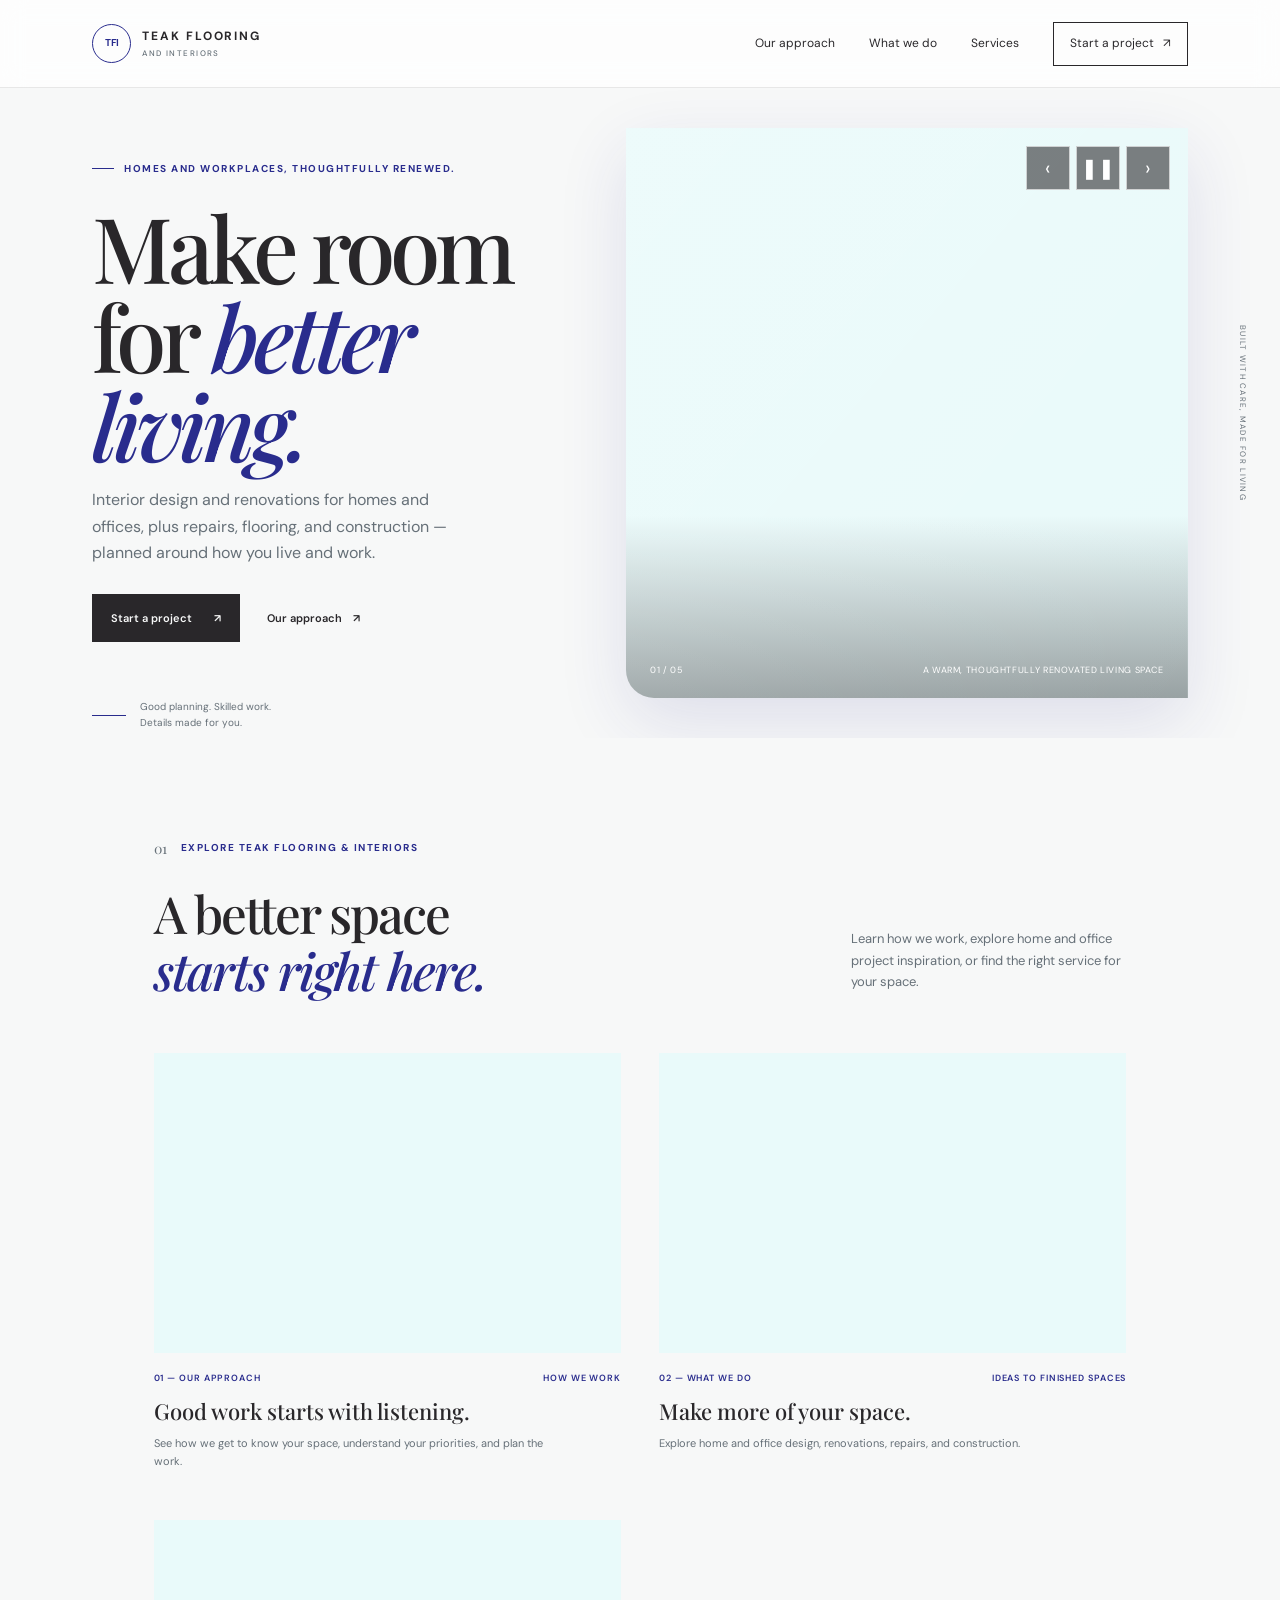
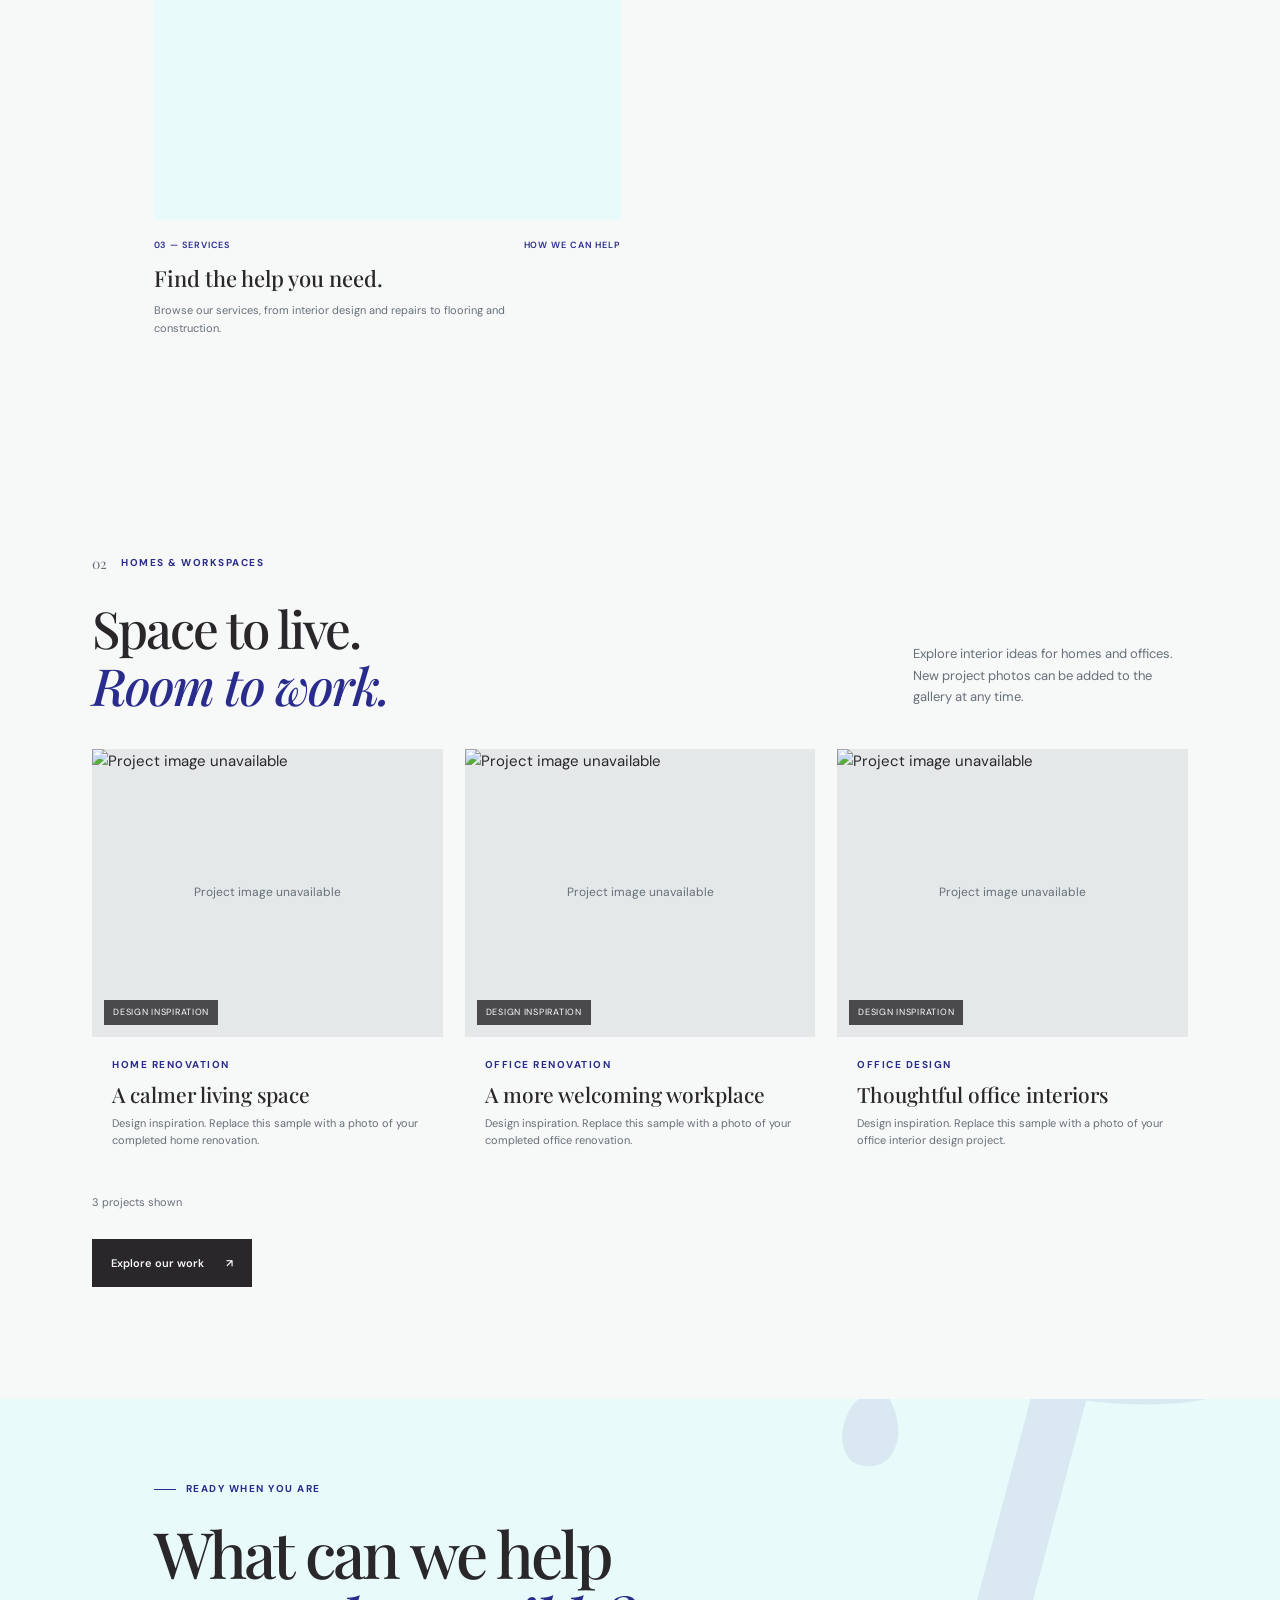
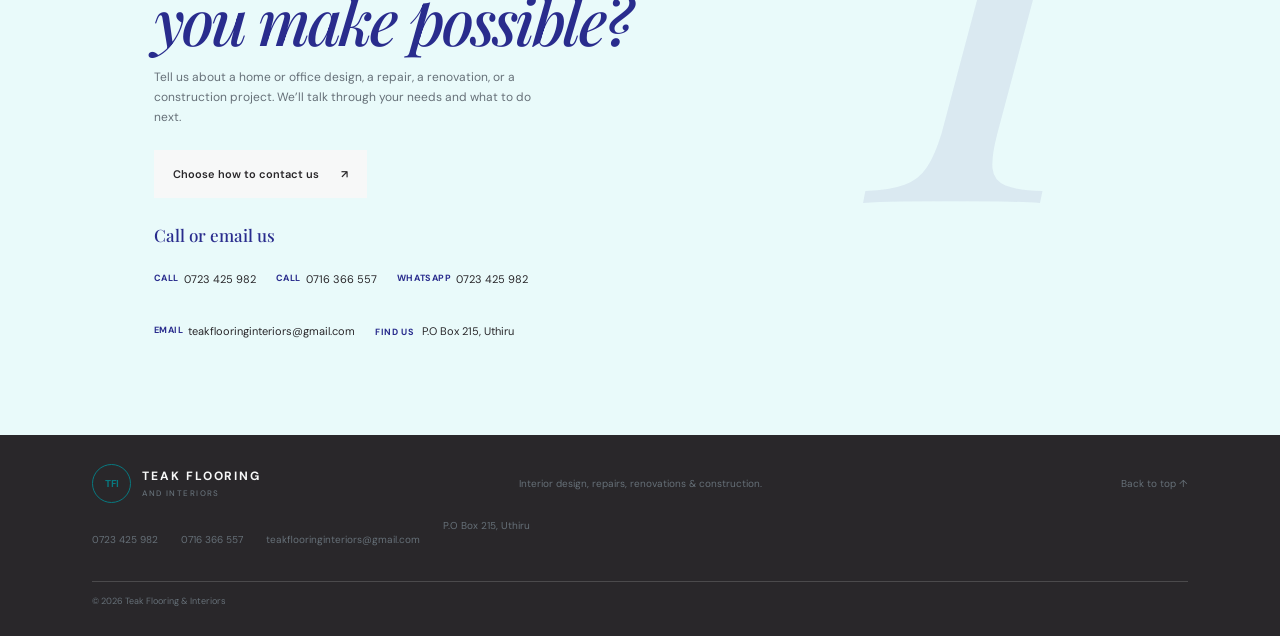
<file: index.html>
<!DOCTYPE html>
<html lang="en">
<head>
    <meta charset="UTF-8">
    <meta name="viewport" content="width=device-width, initial-scale=1.0">
    <meta name="description" content="Teak Flooring & Interiors designs and renovates homes and offices, and provides flooring, repairs, and general construction in Uthiru and surrounding areas.">
    <meta name="theme-color" content="#f7f8f8">
    <title>Teak Flooring &amp; Interiors | Design, Repairs &amp; Construction</title>
    <link rel="canonical" href="https://fr23370.github.io/teak-flooring-interiors/">
    <meta property="og:type" content="website">
    <meta property="og:title" content="Teak Flooring &amp; Interiors | Design, Repairs &amp; Construction">
    <meta property="og:description" content="Interior design, repairs, renovations, flooring, and construction for homes and offices.">
    <meta property="og:url" content="https://fr23370.github.io/teak-flooring-interiors/">
    <script type="application/ld+json">
    {
        "@context": "https://schema.org",
        "@type": "HomeAndConstructionBusiness",
        "name": "Teak Flooring & Interiors",
        "url": "https://fr23370.github.io/teak-flooring-interiors/",
        "telephone": ["+254723425982", "+254716366557"],
        "email": "teakflooringinteriors@gmail.com",
        "address": {
            "@type": "PostalAddress",
            "addressLocality": "Uthiru",
            "addressCountry": "KE"
        }
    }
    </script>
    <link rel="preconnect" href="https://fonts.googleapis.com">
    <link rel="preconnect" href="https://fonts.gstatic.com" crossorigin>
    <link href="https://fonts.googleapis.com/css2?family=DM+Sans:wght@400;500;600;700&family=Playfair+Display:wght@500;600;700&display=swap" rel="stylesheet">
    <link rel="stylesheet" href="style.css">
</head>
<body>
    <a class="skip-link" href="#main">Skip to content</a>
    <header class="site-header">
        <a class="brand" href="index.html#home" aria-label="Teak Flooring and Interiors home">
            <span class="brand-mark" aria-hidden="true">TFI</span>
            <span class="brand-name">TEAK FLOORING <span>AND INTERIORS</span></span>
        </a>
        <nav class="main-nav" aria-label="Main navigation">
            <a href="our-approach.html">Our approach</a>
            <a href="what-we-do.html">What we do</a>
            <a href="services.html">Services</a>
            <a class="nav-cta" href="#contact-options">Start a project <span aria-hidden="true">↗</span></a>
        </nav>
    </header>

    <main id="main">
        <section class="hero" id="home">
            <div class="hero-copy reveal-on-scroll">
                <p class="eyebrow"><span></span> Homes and workplaces, thoughtfully renewed.</p>
                <h1>Make room<br>for <em>better living.</em></h1>
                <p class="hero-intro">Interior design and renovations for homes and offices, plus repairs, flooring, and construction — planned around how you live and work.</p>
                <div class="hero-actions">
                    <a class="button button-dark" href="#contact-options">Start a project <span aria-hidden="true">↗</span></a>
                    <a class="text-link" href="our-approach.html">Our approach <span aria-hidden="true">↗</span></a>
                </div>
                <div class="hero-note">
                    <span class="note-line" aria-hidden="true"></span>
                    <p>Good planning. Skilled work.<br>Details made for you.</p>
                </div>
            </div>
            <div class="hero-image" id="heroVisual" role="group" aria-label="A warm, thoughtfully renovated living space">
                <div class="hero-controls" role="group" aria-label="Slideshow controls">
                    <button class="hero-control" type="button" data-slide-previous aria-label="Previous slide" title="Previous slide">&lsaquo;</button>
                    <button class="hero-control" type="button" data-slide-toggle aria-label="Pause slideshow" title="Pause slideshow" aria-pressed="false">&#10074;&#10074;</button>
                    <button class="hero-control" type="button" data-slide-next aria-label="Next slide" title="Next slide">&rsaquo;</button>
                </div>
                <div class="image-caption">
                    <span id="slideIndex">01 / 05</span>
                    <span id="slideTitle">A warm, thoughtfully renovated living space</span>
                </div>
            </div>
            <div class="hero-side-label" aria-hidden="true">BUILT WITH CARE, MADE FOR LIVING</div>
        </section>

        <section class="collections section-wrap home-links" aria-labelledby="explore-heading">
            <div class="section-heading reveal-on-scroll">
                <div>
                    <div class="intro-kicker"><span class="section-number">01</span><span class="eyebrow">Explore Teak Flooring &amp; Interiors</span></div>
                    <h2 id="explore-heading">A better space<br><em>starts right here.</em></h2>
                </div>
                <p>Learn how we work, explore home and office project inspiration, or find the right service for your space.</p>
            </div>
            <div class="collection-grid">
                <a class="collection-card reveal-on-scroll home-link-card" href="our-approach.html">
                    <div class="collection-photo photo-natural" role="img" aria-label="A warm, thoughtfully finished living room"></div>
                    <div class="card-meta"><span>01 — Our approach</span><span>How we work</span></div>
                    <h3>Good work starts with listening.</h3>
                    <p>See how we get to know your space, understand your priorities, and plan the work.</p>
                </a>
                <a class="collection-card reveal-on-scroll home-link-card" href="what-we-do.html">
                    <div class="collection-photo photo-light" role="img" aria-label="A bright, refreshed interior"></div>
                    <div class="card-meta"><span>02 — What we do</span><span>Ideas to finished spaces</span></div>
                    <h3>Make more of your space.</h3>
                    <p>Explore home and office design, renovations, repairs, and construction.</p>
                </a>
                <a class="collection-card reveal-on-scroll home-link-card" href="services.html">
                    <div class="collection-photo photo-build" role="img" aria-label="A modern home with warm natural finishes"></div>
                    <div class="card-meta"><span>03 — Services</span><span>How we can help</span></div>
                    <h3>Find the help you need.</h3>
                    <p>Browse our services, from interior design and repairs to flooring and construction.</p>
                </a>
            </div>
        </section>

        <section class="project-gallery-section" data-project-gallery data-limit="3" aria-labelledby="home-project-heading">
            <div class="section-wrap">
                <div class="section-heading reveal-on-scroll">
                    <div>
                        <div class="intro-kicker"><span class="section-number">02</span><span class="eyebrow">Homes &amp; workspaces</span></div>
                        <h2 id="home-project-heading">Space to live.<br><em>Room to work.</em></h2>
                    </div>
                    <p>Explore interior ideas for homes and offices. New project photos can be added to the gallery at any time.</p>
                </div>
                <div class="project-grid" data-project-grid></div>
                <p class="gallery-status" data-gallery-status role="status">Loading project gallery…</p>
                <a class="button button-dark gallery-more" href="what-we-do.html">Explore our work <span aria-hidden="true">↗</span></a>
            </div>
        </section>

        <section class="contact" id="contact">
            <div class="contact-content">
                <p class="eyebrow"><span></span> Ready when you are</p>
                <h2>What can we help<br><em>you make possible?</em></h2>
                <p>Tell us about a home or office design, a repair, a renovation, or a construction project. We’ll talk through your needs and what to do next.</p>
                <a class="button button-light" href="#contact-options">Choose how to contact us <span aria-hidden="true">↗</span></a>
                <div class="contact-details" id="contact-options" aria-label="Contact options" tabindex="-1">
                    <h3 class="contact-options-heading">Call or email us</h3>
                    <a href="tel:+254723425982"><span>Call</span> 0723 425 982</a>
                    <a href="tel:+254716366557"><span>Call</span> 0716 366 557</a>
                    <a href="https://wa.me/254723425982"><span>WhatsApp</span> 0723 425 982</a>
                    <a href="mailto:teakflooringinteriors@gmail.com"><span>Email</span> teakflooringinteriors@gmail.com</a>
                    <p><span>Find us</span> P.O Box 215, Uthiru</p>
                </div>
            </div>
            <div class="contact-mark" aria-hidden="true">T</div>
        </section>
    </main>

    <footer class="site-footer">
        <a class="brand footer-brand" href="index.html#home">
            <span class="brand-mark" aria-hidden="true">TFI</span>
            <span class="brand-name">TEAK FLOORING <span>AND INTERIORS</span></span>
        </a>
        <p>Interior design, repairs, renovations &amp; construction.</p>
        <a class="back-to-top" href="#home">Back to top ↑</a>
        <div class="footer-contact">
            <a href="tel:+254723425982">0723 425 982</a>
            <a href="tel:+254716366557">0716 366 557</a>
            <a href="mailto:teakflooringinteriors@gmail.com">teakflooringinteriors@gmail.com</a>
            <span>P.O Box 215, Uthiru</span>
        </div>
        <span class="copyright">&copy; 2026 Teak Flooring &amp; Interiors</span>
    </footer>
    <script src="script.js" defer></script>
</body>
</html>
</file>
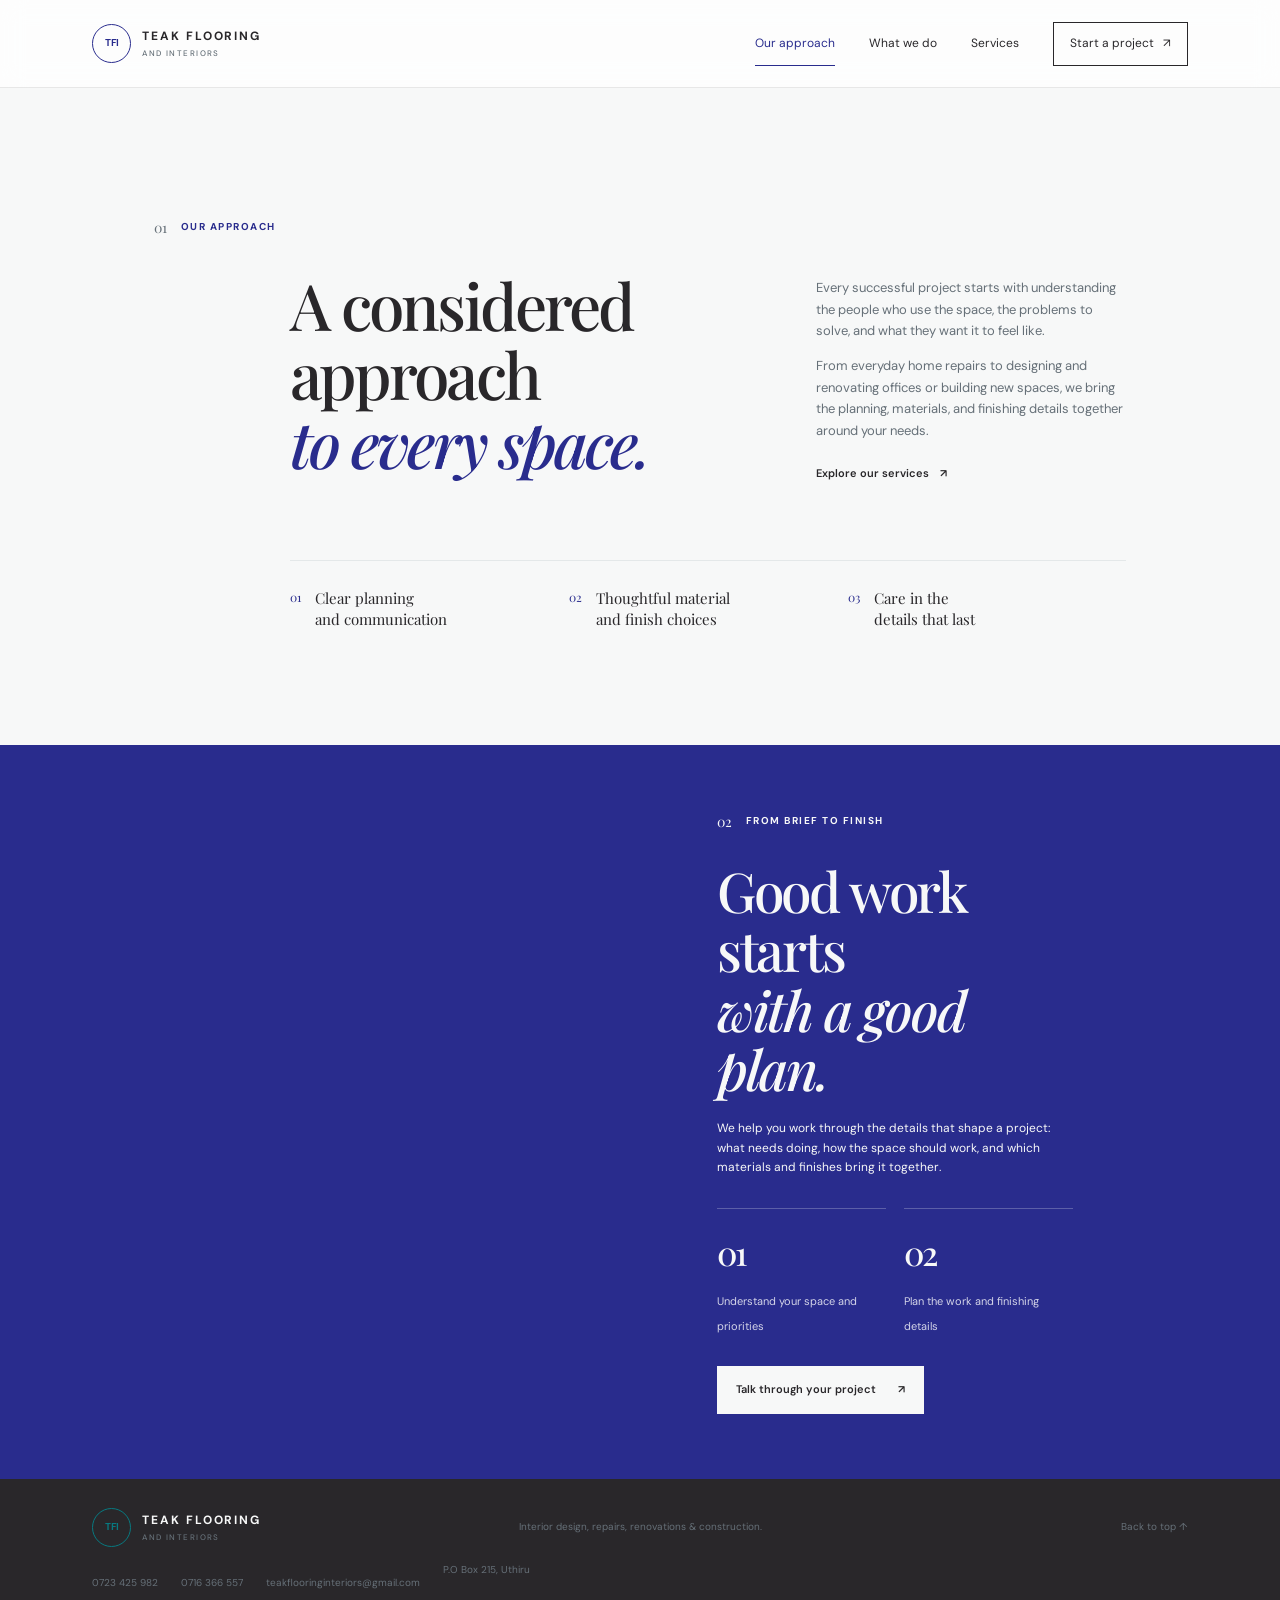
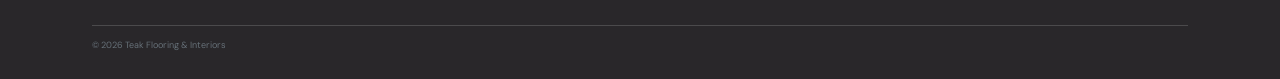
<file: our-approach.html>
<!DOCTYPE html>
<html lang="en">
<head>
    <meta charset="UTF-8">
    <meta name="viewport" content="width=device-width, initial-scale=1.0">
    <meta name="description" content="Learn about the thoughtful, clear, and detail-focused approach Teak Flooring & Interiors brings to home and office design, renovation, and construction projects.">
    <meta name="theme-color" content="#f7f8f8">
    <title>Our Approach | Teak Flooring &amp; Interiors</title>
    <link rel="canonical" href="https://fr23370.github.io/teak-flooring-interiors/our-approach.html">
    <meta property="og:type" content="website">
    <meta property="og:title" content="Our Approach | Teak Flooring &amp; Interiors">
    <meta property="og:description" content="Learn how Teak Flooring &amp; Interiors plans and delivers home and office design, renovation, and construction projects.">
    <meta property="og:url" content="https://fr23370.github.io/teak-flooring-interiors/our-approach.html">
    <link rel="preconnect" href="https://fonts.googleapis.com">
    <link rel="preconnect" href="https://fonts.gstatic.com" crossorigin>
    <link href="https://fonts.googleapis.com/css2?family=DM+Sans:wght@400;500;600;700&family=Playfair+Display:wght@500;600;700&display=swap" rel="stylesheet">
    <link rel="stylesheet" href="style.css">
</head>
<body>
    <a class="skip-link" href="#main">Skip to content</a>
    <header class="site-header">
        <a class="brand" href="index.html#home" aria-label="Teak Flooring and Interiors home">
            <span class="brand-mark" aria-hidden="true">TFI</span>
            <span class="brand-name">TEAK FLOORING <span>AND INTERIORS</span></span>
        </a>
        <nav class="main-nav" aria-label="Main navigation">
            <a href="our-approach.html" aria-current="page">Our approach</a>
            <a href="what-we-do.html">What we do</a>
            <a href="services.html">Services</a>
            <a class="nav-cta" href="index.html#contact-options">Start a project <span aria-hidden="true">↗</span></a>
        </nav>
    </header>

    <main id="main">
        <section class="intro section-wrap page-section">
            <div class="intro-kicker reveal-on-scroll"><span class="section-number">01</span><span class="eyebrow">Our approach</span></div>
            <div class="intro-content">
                <h1 class="page-title reveal-on-scroll">A considered approach<br><em>to every space.</em></h1>
                <div class="intro-description reveal-on-scroll">
                    <p>Every successful project starts with understanding the people who use the space, the problems to solve, and what they want it to feel like.</p>
                    <p>From everyday home repairs to designing and renovating offices or building new spaces, we bring the planning, materials, and finishing details together around your needs.</p>
                    <a class="text-link" href="services.html">Explore our services <span aria-hidden="true">↗</span></a>
                </div>
            </div>
            <div class="values-row">
                <div class="stat-item reveal-on-scroll"><span>01</span><p>Clear planning<br>and communication</p></div>
                <div class="stat-item reveal-on-scroll"><span>02</span><p>Thoughtful material<br>and finish choices</p></div>
                <div class="stat-item reveal-on-scroll"><span>03</span><p>Care in the<br>details that last</p></div>
            </div>
        </section>

        <section class="feature">
            <div class="feature-image reveal-on-scroll" role="img" aria-label="A carefully finished interior renovation"></div>
            <div class="feature-copy reveal-on-scroll">
                <div class="intro-kicker"><span class="section-number">02</span><span class="eyebrow">From brief to finish</span></div>
                <h2>Good work starts<br><em>with a good plan.</em></h2>
                <p>We help you work through the details that shape a project: what needs doing, how the space should work, and which materials and finishes bring it together.</p>
                <div class="feature-stats">
                    <div><strong>01</strong><span>Understand your space and priorities</span></div>
                    <div><strong>02</strong><span>Plan the work and finishing details</span></div>
                </div>
                <a class="button button-light" href="index.html#contact-options">Talk through your project <span aria-hidden="true">↗</span></a>
            </div>
        </section>
    </main>

    <footer class="site-footer">
        <a class="brand footer-brand" href="index.html#home">
            <span class="brand-mark" aria-hidden="true">TFI</span>
            <span class="brand-name">TEAK FLOORING <span>AND INTERIORS</span></span>
        </a>
        <p>Interior design, repairs, renovations &amp; construction.</p>
        <a class="back-to-top" href="#main">Back to top ↑</a>
        <div class="footer-contact">
            <a href="tel:+254723425982">0723 425 982</a>
            <a href="tel:+254716366557">0716 366 557</a>
            <a href="mailto:teakflooringinteriors@gmail.com">teakflooringinteriors@gmail.com</a>
            <span>P.O Box 215, Uthiru</span>
        </div>
        <span class="copyright">&copy; 2026 Teak Flooring &amp; Interiors</span>
    </footer>
    <script src="script.js" defer></script>
</body>
</html>
</file>
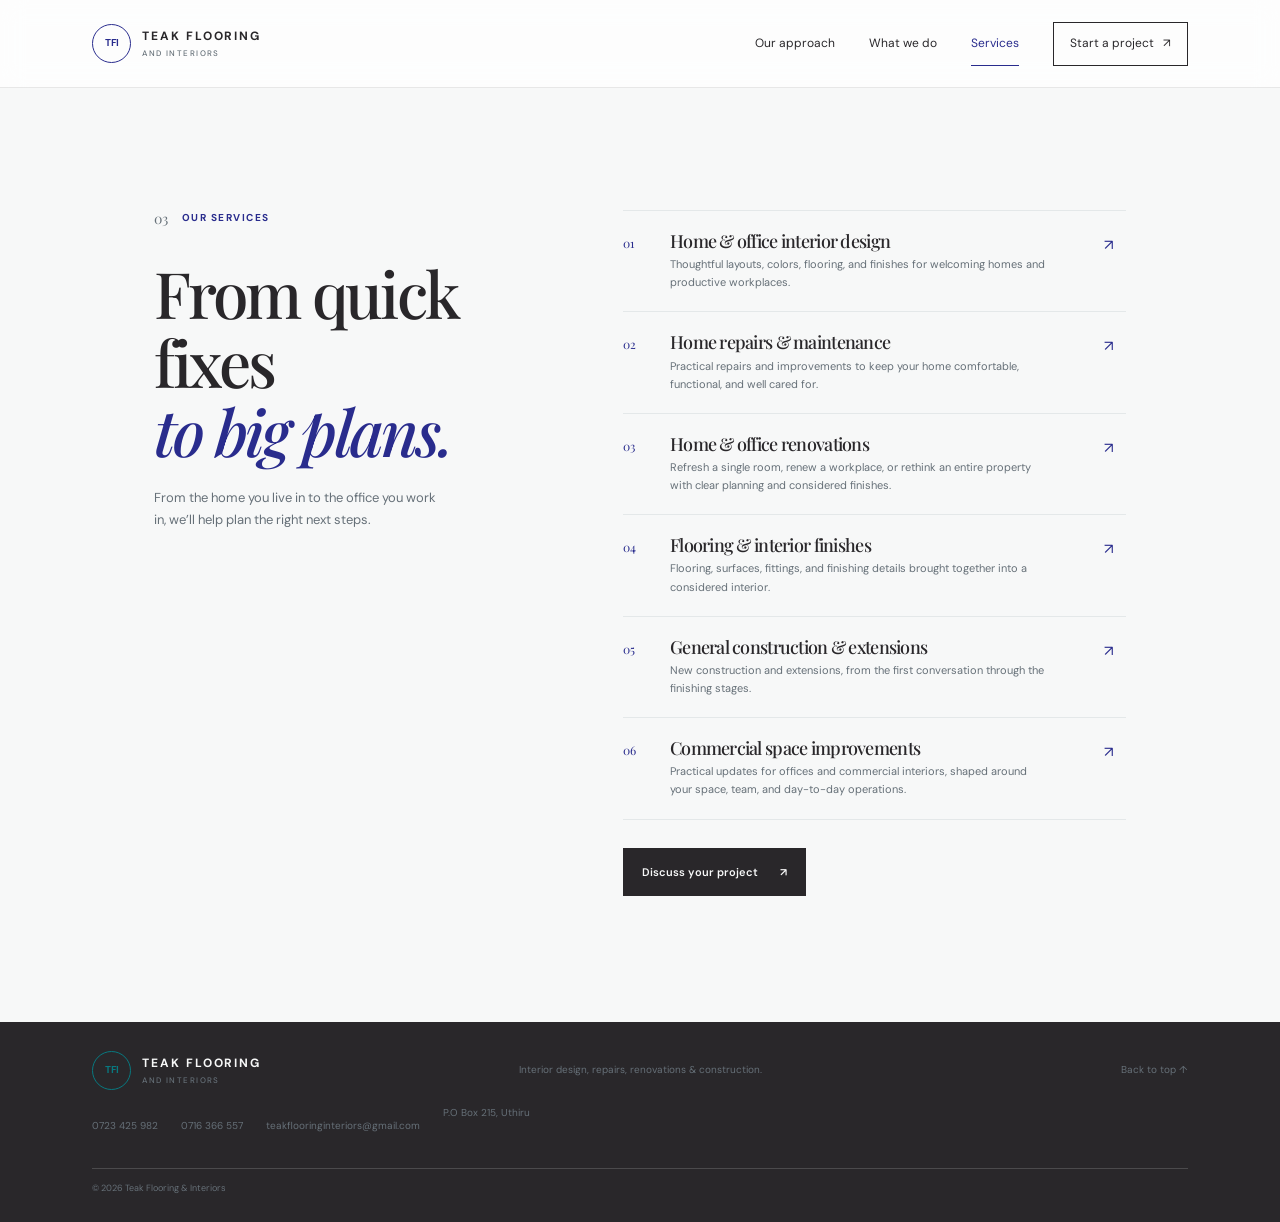
<file: services.html>
<!DOCTYPE html>
<html lang="en">
<head>
    <meta charset="UTF-8">
    <meta name="viewport" content="width=device-width, initial-scale=1.0">
    <meta name="description" content="Teak Flooring & Interiors provides home and office design and renovations, repairs, flooring, and general construction in Uthiru and surrounding areas.">
    <meta name="theme-color" content="#f7f8f8">
    <title>Services | Teak Flooring &amp; Interiors</title>
    <link rel="canonical" href="https://fr23370.github.io/teak-flooring-interiors/services.html">
    <meta property="og:type" content="website">
    <meta property="og:title" content="Services | Teak Flooring &amp; Interiors">
    <meta property="og:description" content="Teak Flooring &amp; Interiors provides home and office design, renovations, repairs, flooring, and construction in Uthiru and surrounding areas.">
    <meta property="og:url" content="https://fr23370.github.io/teak-flooring-interiors/services.html">
    <link rel="preconnect" href="https://fonts.googleapis.com">
    <link rel="preconnect" href="https://fonts.gstatic.com" crossorigin>
    <link href="https://fonts.googleapis.com/css2?family=DM+Sans:wght@400;500;600;700&family=Playfair+Display:wght@500;600;700&display=swap" rel="stylesheet">
    <link rel="stylesheet" href="style.css">
</head>
<body>
    <a class="skip-link" href="#main">Skip to content</a>
    <header class="site-header">
        <a class="brand" href="index.html#home" aria-label="Teak Flooring and Interiors home">
            <span class="brand-mark" aria-hidden="true">TFI</span>
            <span class="brand-name">TEAK FLOORING <span>AND INTERIORS</span></span>
        </a>
        <nav class="main-nav" aria-label="Main navigation">
            <a href="our-approach.html">Our approach</a>
            <a href="what-we-do.html">What we do</a>
            <a href="services.html" aria-current="page">Services</a>
            <a class="nav-cta" href="index.html#contact-options">Start a project <span aria-hidden="true">↗</span></a>
        </nav>
    </header>

    <main id="main">
        <section class="services section-wrap page-section">
            <div class="services-heading">
                <div class="intro-kicker"><span class="section-number">03</span><span class="eyebrow">Our services</span></div>
                <h1 class="page-title">From quick fixes<br><em>to big plans.</em></h1>
                <p class="services-intro">From the home you live in to the office you work in, we’ll help plan the right next steps.</p>
            </div>
            <div class="service-list">
                <article class="service-item">
                    <span class="service-index">01</span>
                    <div><h2>Home &amp; office interior design</h2><p>Thoughtful layouts, colors, flooring, and finishes for welcoming homes and productive workplaces.</p></div>
                    <span class="service-arrow" aria-hidden="true">↗</span>
                </article>
                <article class="service-item">
                    <span class="service-index">02</span>
                    <div><h2>Home repairs &amp; maintenance</h2><p>Practical repairs and improvements to keep your home comfortable, functional, and well cared for.</p></div>
                    <span class="service-arrow" aria-hidden="true">↗</span>
                </article>
                <article class="service-item">
                    <span class="service-index">03</span>
                    <div><h2>Home &amp; office renovations</h2><p>Refresh a single room, renew a workplace, or rethink an entire property with clear planning and considered finishes.</p></div>
                    <span class="service-arrow" aria-hidden="true">↗</span>
                </article>
                <article class="service-item">
                    <span class="service-index">04</span>
                    <div><h2>Flooring &amp; interior finishes</h2><p>Flooring, surfaces, fittings, and finishing details brought together into a considered interior.</p></div>
                    <span class="service-arrow" aria-hidden="true">↗</span>
                </article>
                <article class="service-item">
                    <span class="service-index">05</span>
                    <div><h2>General construction &amp; extensions</h2><p>New construction and extensions, from the first conversation through the finishing stages.</p></div>
                    <span class="service-arrow" aria-hidden="true">↗</span>
                </article>
                <article class="service-item">
                    <span class="service-index">06</span>
                    <div><h2>Commercial space improvements</h2><p>Practical updates for offices and commercial interiors, shaped around your space, team, and day-to-day operations.</p></div>
                    <span class="service-arrow" aria-hidden="true">↗</span>
                </article>
                <a class="button button-dark services-cta" href="index.html#contact-options">Discuss your project <span aria-hidden="true">↗</span></a>
            </div>
        </section>
    </main>

    <footer class="site-footer">
        <a class="brand footer-brand" href="index.html#home">
            <span class="brand-mark" aria-hidden="true">TFI</span>
            <span class="brand-name">TEAK FLOORING <span>AND INTERIORS</span></span>
        </a>
        <p>Interior design, repairs, renovations &amp; construction.</p>
        <a class="back-to-top" href="#main">Back to top ↑</a>
        <div class="footer-contact">
            <a href="tel:+254723425982">0723 425 982</a>
            <a href="tel:+254716366557">0716 366 557</a>
            <a href="mailto:teakflooringinteriors@gmail.com">teakflooringinteriors@gmail.com</a>
            <span>P.O Box 215, Uthiru</span>
        </div>
        <span class="copyright">&copy; 2026 Teak Flooring &amp; Interiors</span>
    </footer>
    <script src="script.js" defer></script>
</body>
</html>
</file>
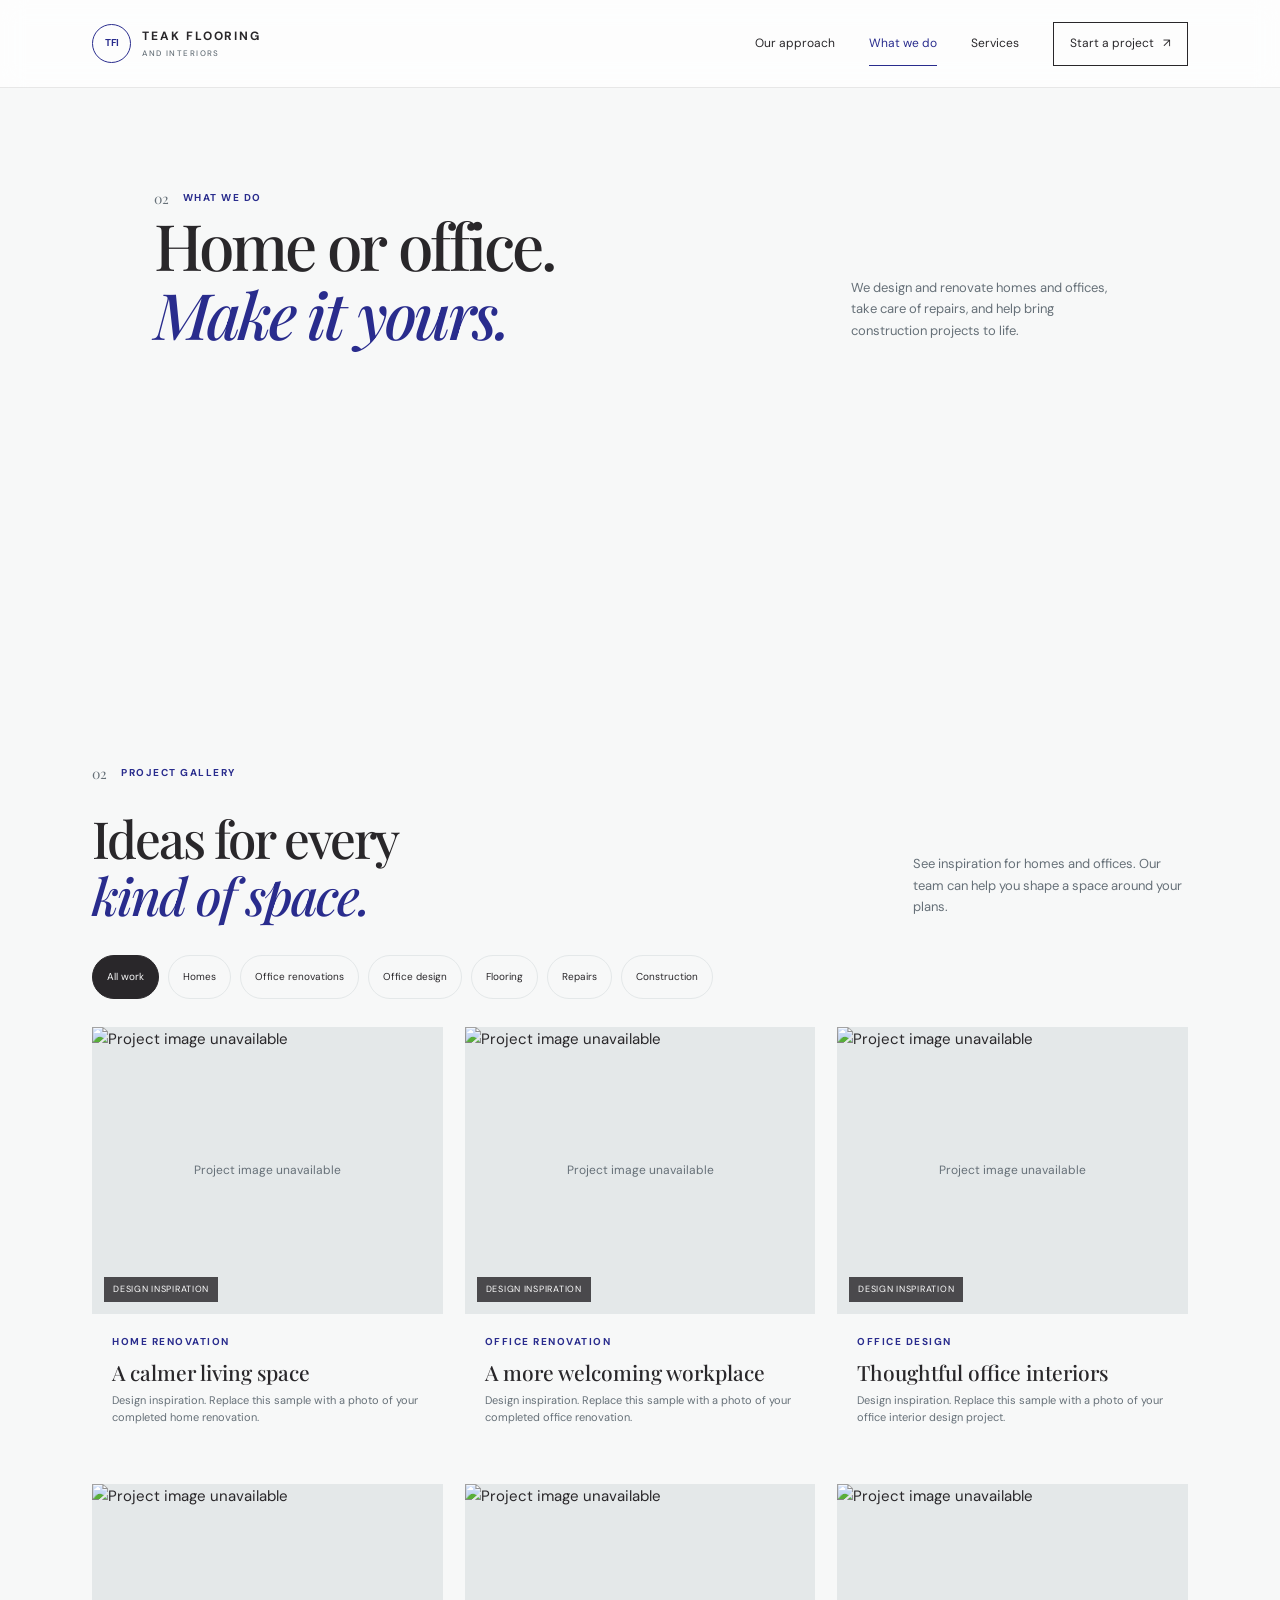
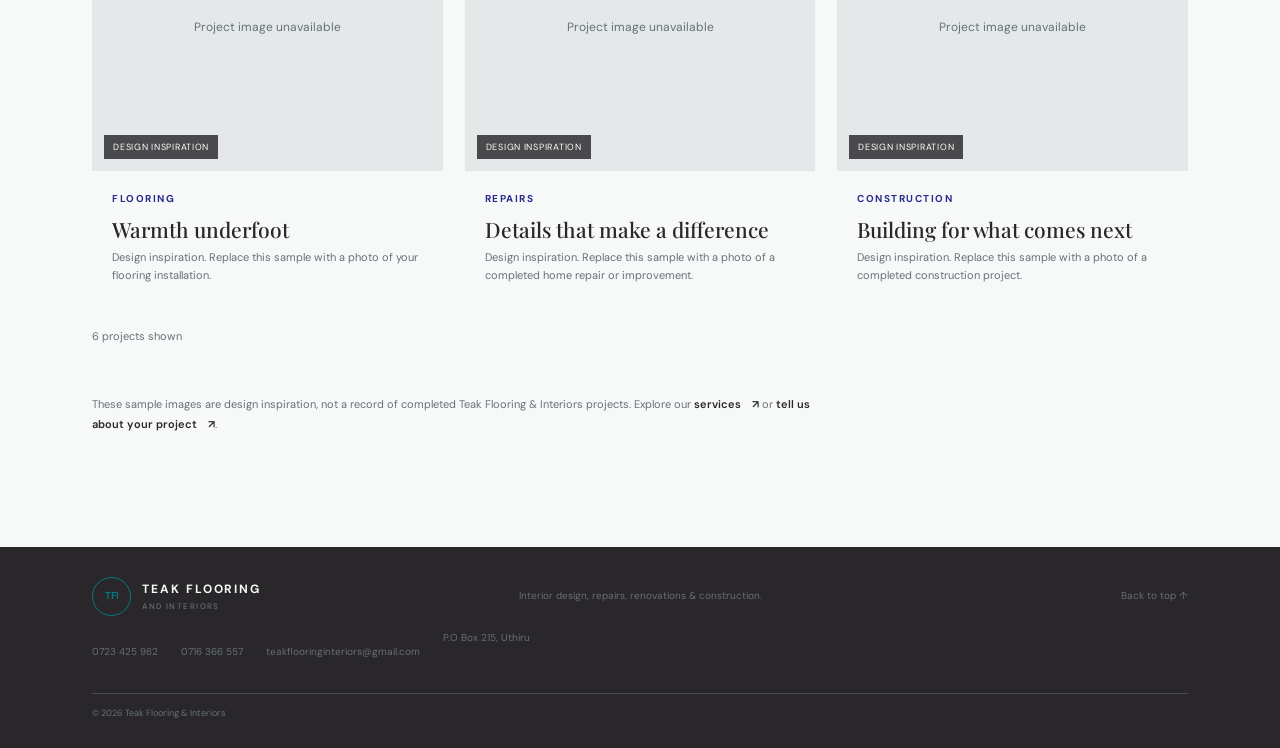
<file: what-we-do.html>
<!DOCTYPE html>
<html lang="en">
<head>
    <meta charset="UTF-8">
    <meta name="viewport" content="width=device-width, initial-scale=1.0">
    <meta name="description" content="Explore Teak Flooring & Interiors home and office designs, repairs, renovations, flooring, and construction projects.">
    <meta name="theme-color" content="#f7f8f8">
    <title>What We Do | Teak Flooring &amp; Interiors</title>
    <link rel="canonical" href="https://fr23370.github.io/teak-flooring-interiors/what-we-do.html">
    <meta property="og:type" content="website">
    <meta property="og:title" content="What We Do | Teak Flooring &amp; Interiors">
    <meta property="og:description" content="Explore Teak Flooring &amp; Interiors home and office designs, repairs, renovations, flooring, and construction projects.">
    <meta property="og:url" content="https://fr23370.github.io/teak-flooring-interiors/what-we-do.html">
    <link rel="preconnect" href="https://fonts.googleapis.com">
    <link rel="preconnect" href="https://fonts.gstatic.com" crossorigin>
    <link href="https://fonts.googleapis.com/css2?family=DM+Sans:wght@400;500;600;700&family=Playfair+Display:wght@500;600;700&display=swap" rel="stylesheet">
    <link rel="stylesheet" href="style.css">
</head>
<body>
    <a class="skip-link" href="#main">Skip to content</a>
    <header class="site-header">
        <a class="brand" href="index.html#home" aria-label="Teak Flooring and Interiors home">
            <span class="brand-mark" aria-hidden="true">TFI</span>
            <span class="brand-name">TEAK FLOORING <span>AND INTERIORS</span></span>
        </a>
        <nav class="main-nav" aria-label="Main navigation">
            <a href="our-approach.html">Our approach</a>
            <a href="what-we-do.html" aria-current="page">What we do</a>
            <a href="services.html">Services</a>
            <a class="nav-cta" href="index.html#contact-options">Start a project <span aria-hidden="true">↗</span></a>
        </nav>
    </header>

    <main id="main">
        <section class="collections section-wrap page-section" aria-labelledby="work-heading">
            <div class="section-heading reveal-on-scroll">
                <div>
                    <div class="intro-kicker"><span class="section-number">02</span><span class="eyebrow">What we do</span></div>
                    <h1 class="page-title" id="work-heading">Home or office.<br><em>Make it yours.</em></h1>
                </div>
                <p>We design and renovate homes and offices, take care of repairs, and help bring construction projects to life.</p>
            </div>
        </section>

        <section class="project-gallery-section" data-project-gallery aria-labelledby="project-gallery-heading">
            <div class="section-wrap">
                <div class="section-heading reveal-on-scroll">
                    <div>
                        <div class="intro-kicker"><span class="section-number">02</span><span class="eyebrow">Project gallery</span></div>
                        <h2 id="project-gallery-heading">Ideas for every<br><em>kind of space.</em></h2>
                    </div>
                    <p>See inspiration for homes and offices. Our team can help you shape a space around your plans.</p>
                </div>
                <div class="project-filters" role="group" aria-label="Filter project gallery">
                    <button class="project-filter is-active" type="button" data-project-filter="All" aria-pressed="true">All work</button>
                    <button class="project-filter" type="button" data-project-filter="Home renovation" aria-pressed="false">Homes</button>
                    <button class="project-filter" type="button" data-project-filter="Office renovation" aria-pressed="false">Office renovations</button>
                    <button class="project-filter" type="button" data-project-filter="Office design" aria-pressed="false">Office design</button>
                    <button class="project-filter" type="button" data-project-filter="Flooring" aria-pressed="false">Flooring</button>
                    <button class="project-filter" type="button" data-project-filter="Repairs" aria-pressed="false">Repairs</button>
                    <button class="project-filter" type="button" data-project-filter="Construction" aria-pressed="false">Construction</button>
                </div>
                <div class="project-grid" data-project-grid></div>
                <p class="gallery-status" data-gallery-status role="status">Loading project gallery…</p>
                <p class="collection-footnote">These sample images are design inspiration, not a record of completed Teak Flooring &amp; Interiors projects. Explore our <a class="text-link" href="services.html">services <span aria-hidden="true">↗</span></a> or <a class="text-link" href="index.html#contact-options">tell us about your project <span aria-hidden="true">↗</span></a>.</p>
            </div>
        </section>
    </main>

    <footer class="site-footer">
        <a class="brand footer-brand" href="index.html#home">
            <span class="brand-mark" aria-hidden="true">TFI</span>
            <span class="brand-name">TEAK FLOORING <span>AND INTERIORS</span></span>
        </a>
        <p>Interior design, repairs, renovations &amp; construction.</p>
        <a class="back-to-top" href="#main">Back to top ↑</a>
        <div class="footer-contact">
            <a href="tel:+254723425982">0723 425 982</a>
            <a href="tel:+254716366557">0716 366 557</a>
            <a href="mailto:teakflooringinteriors@gmail.com">teakflooringinteriors@gmail.com</a>
            <span>P.O Box 215, Uthiru</span>
        </div>
        <span class="copyright">&copy; 2026 Teak Flooring &amp; Interiors</span>
    </footer>
    <script src="script.js" defer></script>
</body>
</html>
</file>
<file: style.css>
:root {
    color-scheme: light;
    --ink: #29272a;
    --muted: #667078;
    --paper: #f7f8f8;
    --cream: #e9fafa;
    --olive: #292c8d;
    --brand-blue: #292c8d;
    --brand-teal: #087980;
    --line: #e4e8e9;
    --serif: "Playfair Display", Georgia, serif;
    --sans: "DM Sans", Arial, sans-serif;
}

* {
    box-sizing: border-box;
}

[hidden] {
    display: none !important;
}

html {
    scroll-behavior: smooth;
}

body {
    margin: 0;
    background: var(--paper);
    color: var(--ink);
    font-family: var(--sans);
    font-size: 15px;
    line-height: 1.65;
    -webkit-font-smoothing: antialiased;
}

a {
    color: inherit;
    text-decoration: none;
}

a:focus-visible {
    outline: 2px solid var(--olive);
    outline-offset: 5px;
}

button:focus-visible,
input:focus-visible,
select:focus-visible,
textarea:focus-visible {
outline: 2px solid var(--brand-blue);
outline-offset: 3px;
}

.skip-link {
    position: absolute;
    top: -50px;
    left: 16px;
    z-index: 10;
    padding: 10px 15px;
    background: var(--ink);
    color: #fff;
}

.skip-link:focus {
    top: 16px;
}

.site-header {
    position: sticky;
    top: 0;
    z-index: 30;
    height: 88px;
    padding: 0 7.2%;
    display: flex;
    align-items: center;
    justify-content: space-between;
    border-bottom: 1px solid rgba(41, 39, 42, 0.1);
    background: rgba(255, 255, 255, 0.72);
    backdrop-filter: blur(12px);
    transition: background 200ms ease, border-color 200ms ease, box-shadow 200ms ease;
}

.site-header.is-scrolled {
    background: rgba(255, 255, 255, 0.9);
    border-color: rgba(41, 39, 42, 0.14);
    box-shadow: 0 10px 28px rgba(41, 39, 42, 0.06);
}

.brand {
    display: inline-flex;
    align-items: center;
    gap: 11px;
}

.brand-mark {
    width: 39px;
    height: 39px;
    display: grid;
    place-items: center;
    border: 1px solid var(--brand-blue);
    border-radius: 50%;
    color: var(--brand-blue);
    font-size: 10px;
    font-weight: 700;
    letter-spacing: -0.07em;
}

.brand-name {
    display: grid;
    font-size: 12px;
    font-weight: 700;
    letter-spacing: 0.16em;
    line-height: 1.25;
}

.brand-name span {
    margin-top: 4px;
    color: var(--muted);
    font-size: 8px;
    font-weight: 500;
    letter-spacing: 0.18em;
}

.main-nav {
    display: flex;
    align-items: center;
    gap: 34px;
    font-size: 12px;
}

.main-nav > a {
    min-height: 44px;
    display: inline-flex;
    align-items: center;
}

.main-nav > a:not(.nav-cta),
.text-link,
.back-to-top {
    transition: color 180ms ease;
}

.main-nav > a:not(.nav-cta):hover,
.text-link:hover,
.back-to-top:hover {
    color: var(--olive);
}

.main-nav > a[aria-current="page"]:not(.nav-cta) {
    color: var(--olive);
    box-shadow: inset 0 -1px var(--olive);
}

.nav-cta {
    padding: 11px 16px;
    border: 1px solid var(--ink);
}

.nav-cta span {
    padding-left: 9px;
}

.hero {
    position: relative;
    min-height: 650px;
    display: grid;
    grid-template-columns: 48% 52%;
    padding: 0 7.2%;
    overflow: hidden;
}

.hero-copy {
    position: relative;
    z-index: 1;
    align-self: center;
    padding: 35px 30px 58px 0;
    opacity: 0;
    transform: translateY(22px);
    animation: heroTextIn 900ms cubic-bezier(0.2, 0.8, 0.2, 1) forwards;
    animation-delay: 150ms;
}

.reveal-on-scroll,
.collection-card,
.service-item,
.stat-item {
    opacity: 0;
    transform: translateY(20px);
    transition: opacity 700ms ease, transform 700ms ease;
}

.reveal-on-scroll.visible,
.collection-card.visible,
.service-item.visible,
.stat-item.visible {
    opacity: 1;
    transform: translateY(0);
}

.eyebrow {
    margin: 0;
    display: flex;
    align-items: center;
    gap: 10px;
    color: var(--olive);
    font-size: 10px;
    font-weight: 700;
    letter-spacing: 0.15em;
    text-transform: uppercase;
}

.eyebrow > span {
    width: 22px;
    height: 1px;
    display: inline-block;
    background: var(--olive);
}

h1,
h2,
h3,
p {
    margin-top: 0;
}

h1,
h2 {
    font-family: var(--serif);
    font-weight: 500;
}

.hero h1 {
    margin: 25px 0 18px;
    font-size: clamp(60px, 7.1vw, 100px);
    letter-spacing: -0.055em;
    line-height: 0.98;
}

h1 em,
h2 em {
    color: var(--olive);
    font-weight: 500;
}

.hero-intro {
    max-width: 360px;
    margin-bottom: 28px;
    color: var(--muted);
    font-size: 16px;
}

.feature-stats {
    display: grid;
    grid-template-columns: repeat(2, minmax(0, 1fr));
    gap: 18px;
    margin: 30px 0 28px;
}

.feature-stats div {
    padding-top: 16px;
    border-top: 1px solid rgba(255, 255, 255, 0.24);
}

.feature-stats strong {
    display: block;
    margin-bottom: 8px;
    color: var(--paper);
    font-family: var(--serif);
    font-size: clamp(30px, 2.6vw, 42px);
    font-weight: 500;
    letter-spacing: -0.05em;
}

.feature-stats span {
    color: rgba(255, 255, 255, 0.8);
    font-size: 11px;
    line-height: 1.5;
}

.hero-actions {
    display: flex;
    align-items: center;
    gap: 27px;
}

.button {
    min-height: 48px;
    padding: 0 19px;
    display: inline-flex;
    align-items: center;
    justify-content: center;
    gap: 22px;
    font-size: 11px;
    font-weight: 600;
    transition: background 180ms ease, color 180ms ease, transform 180ms ease;
}

.button:hover {
    transform: translateY(-2px);
}

.button-dark {
    background: var(--ink);
    color: var(--paper);
}

.button-dark:hover {
    background: var(--olive);
}

.button-light {
    background: var(--paper);
    color: var(--ink);
}

.button-light:hover {
    background: #fff;
}

.text-link {
    font-size: 11px;
    font-weight: 600;
}

.text-link span {
    padding-left: 8px;
}

.hero-note {
    position: absolute;
    bottom: -31px;
    left: 0;
    display: flex;
    align-items: center;
    gap: 14px;
}

.note-line {
    width: 34px;
    height: 1px;
    background: var(--olive);
}

.hero-note p {
    margin: 0;
    color: var(--muted);
    font-size: 10px;
    line-height: 1.6;
}

.hero-image {
    position: relative;
    min-height: 560px;
    margin: 40px 0 40px 8px;
    border-radius: 0 0 0 28px;
    background-color: var(--cream);
    background-image: linear-gradient(180deg, transparent 68%, rgba(41, 39, 42, 0.42)), url("https://images.unsplash.com/photo-1600210492486-724fe5c67fb0?auto=format&fit=crop&w=1400&q=85");
    background-position: center;
    background-size: cover;
    box-shadow: 0 24px 70px rgba(41, 44, 141, 0.12);
    isolation: isolate;
    overflow: hidden;
    transition: transform 800ms ease, box-shadow 800ms ease, filter 800ms ease;
}

.hero-image,
.collection-photo,
.feature-image {
    content-visibility: auto;
    contain-intrinsic-size: auto 560px;
}

.hero-image::before {
    content: "";
    position: absolute;
    inset: 0;
    background: linear-gradient(130deg, rgba(255,255,255,0.2), rgba(255,255,255,0));
    opacity: 0.9;
    z-index: 0;
}

.hero-image.is-animating {
    animation: heroImagePulse 9s ease-in-out infinite alternate;
}

@keyframes heroImagePulse {
    0% {
        background-size: 100% auto;
        transform: scale(1.02);
    }
    100% {
        background-size: 106% auto;
        transform: scale(1.05);
    }
}

.image-caption {
    position: absolute;
    right: 24px;
    bottom: 20px;
    left: 24px;
    z-index: 1;
    display: flex;
    align-items: center;
    gap: 14px;
    justify-content: space-between;
    color: #fff;
    font-size: 9px;
    letter-spacing: 0.07em;
    text-transform: uppercase;
}

.hero-controls {
    position: absolute;
    top: 18px;
    right: 18px;
    z-index: 2;
    display: flex;
    gap: 6px;
}

.hero-control {
    width: 44px;
    height: 44px;
    padding: 0;
    display: grid;
    place-items: center;
    border: 1px solid rgba(255, 255, 255, 0.65);
    background: rgba(41, 39, 42, 0.58);
    color: #fff;
    cursor: pointer;
    font: inherit;
    font-size: 20px;
    line-height: 1;
    transition: background 180ms ease;
}

.hero-control:hover {
    background: rgba(41, 39, 42, 0.9);
}

#slideTitle {
    text-align: right;
}

.hero-side-label {
    position: absolute;
    top: 50%;
    right: 2.4%;
    color: var(--muted);
    font-size: 8px;
    letter-spacing: 0.16em;
    writing-mode: vertical-rl;
    transform: translateY(-50%);
}

.section-wrap {
    padding-right: 12%;
    padding-left: 12%;
}

.intro {
    padding-top: 128px;
    padding-bottom: 115px;
}

.page-section {
    min-height: 570px;
}

.page-title {
    margin-bottom: 0;
    font-family: var(--serif);
    font-size: clamp(42px, 5vw, 68px);
    font-weight: 500;
    letter-spacing: -0.045em;
    line-height: 1.08;
}

.page-title em {
    color: var(--olive);
    font-weight: 500;
}

.home-links {
    padding-top: 99px;
    padding-bottom: 110px;
    background: var(--paper);
}

.home-link-card {
    display: block;
}

.home-link-card:hover h3 {
    color: var(--olive);
}

.home-link-card .collection-photo {
    transition: transform 450ms ease;
}

.home-link-card:hover .collection-photo {
    transform: scale(1.015);
}

.intro-kicker {
    display: flex;
    align-items: center;
    gap: 14px;
}

.section-number {
    color: var(--muted);
    font-family: var(--serif);
    font-size: 14px;
}

.intro-content {
    margin: 31px 0 75px 14%;
    display: grid;
    grid-template-columns: 1.1fr 0.8fr;
    gap: 12%;
}

.intro-content h2,
.section-heading h2,
.services h2 {
    margin-bottom: 0;
    font-size: clamp(37px, 4vw, 58px);
    letter-spacing: -0.04em;
    line-height: 1.12;
}

.intro-description {
    padding-top: 7px;
}

.intro-description p {
    margin-bottom: 14px;
    color: var(--muted);
    font-size: 13px;
}

.intro-description .text-link {
    margin-top: 9px;
    display: inline-block;
}

.values-row {
    margin-left: 14%;
    padding-top: 27px;
    display: grid;
    grid-template-columns: repeat(3, 1fr);
    border-top: 1px solid var(--line);
}

.values-row > div {
    display: flex;
    align-items: flex-start;
    gap: 14px;
}

.values-row span {
    color: var(--olive);
    font-family: var(--serif);
    font-size: 12px;
}

.values-row p {
    margin: 0;
    font-family: var(--serif);
    font-size: 15px;
    line-height: 1.4;
}

.collections {
    padding-top: 99px;
    padding-bottom: 110px;
    background: var(--paper);
}

.project-gallery-section {
    padding: 104px 0 112px;
    background: var(--paper);
}

.project-gallery-section .section-wrap {
    padding-right: 7.2%;
    padding-left: 7.2%;
}

.project-gallery-section .section-heading {
    margin-bottom: 35px;
}

.project-grid {
    display: grid;
    grid-template-columns: repeat(3, minmax(0, 1fr));
    gap: 34px 22px;
}

.project-card {
    min-width: 0;
    overflow: hidden;
    background: var(--paper);
}

.project-image-frame {
    position: relative;
    aspect-ratio: 1.22;
    overflow: hidden;
    background: var(--line);
}

.project-image-frame img {
    width: 100%;
    height: 100%;
    display: block;
    object-fit: cover;
    transition: transform 550ms ease;
}

.project-card:hover .project-image-frame img {
    transform: scale(1.045);
}

.project-image-unavailable::after {
    content: "Project image unavailable";
    position: absolute;
    inset: 0;
    display: grid;
    place-items: center;
    color: var(--muted);
    font-size: 12px;
}

.project-placeholder {
    position: absolute;
    bottom: 12px;
    left: 12px;
    padding: 5px 9px;
    background: rgba(41, 39, 42, 0.82);
    color: white;
    font-size: 9px;
    letter-spacing: 0.08em;
    text-transform: uppercase;
}

.project-card-copy {
    min-height: 136px;
    padding: 20px 20px 21px;
}

.project-card-copy .eyebrow {
    margin-bottom: 8px;
}

.project-card-copy h3 {
    margin-bottom: 7px;
    font-family: var(--serif);
    font-size: 21px;
    font-weight: 500;
    line-height: 1.25;
}

.project-card-copy > p:last-child {
    margin-bottom: 0;
    color: var(--muted);
    font-size: 11px;
    line-height: 1.6;
}

.gallery-status {
    min-height: 24px;
    margin: 20px 0 0;
    color: var(--muted);
    font-size: 11px;
}

.gallery-more {
    margin-top: 22px;
}

.project-filters {
    margin: -5px 0 28px;
    display: flex;
    flex-wrap: wrap;
    gap: 9px;
}

.project-filter {
    min-height: 44px;
    padding: 9px 14px;
    border: 1px solid var(--line);
    border-radius: 99px;
    background: transparent;
    color: var(--ink);
    cursor: pointer;
    font: inherit;
    font-size: 10px;
    transition: background 180ms ease, color 180ms ease, border-color 180ms ease;
}

.project-filter:hover,
.project-filter.is-active {
    border-color: var(--ink);
    background: var(--ink);
    color: var(--paper);
}

.project-gallery-section .collection-footnote {
    max-width: 730px;
    font-size: 11px;
    line-height: 1.8;
}

.project-gallery-section .collection-footnote .text-link {
    color: var(--ink);
    font-weight: 600;
}

.project-gallery-section .collection-footnote .text-link:hover {
    color: var(--olive);
}

.section-heading {
    margin-bottom: 53px;
    display: flex;
    align-items: flex-end;
    justify-content: space-between;
    gap: 40px;
}

.section-heading h2 {
    margin-top: 25px;
}

.section-heading > p {
    max-width: 275px;
    margin-bottom: 7px;
    color: var(--muted);
    font-size: 13px;
}

.collection-grid {
    display: grid;
    grid-template-columns: repeat(2, minmax(0, 1fr));
    column-gap: 38px;
    row-gap: 50px;
    align-items: start;
}

.collection-card {
    min-width: 0;
}

.collection-photo {
    min-height: 300px;
    margin-bottom: 18px;
    background-color: var(--cream);
    background-position: center;
    background-size: cover;
}

.photo-natural {
    background-image: url("https://images.unsplash.com/photo-1600607687939-ce8a6c25118c?auto=format&fit=crop&w=1200&q=85");
}

.photo-light {
    background-image: url("https://images.unsplash.com/photo-1600566753086-00f18fb6b3ea?auto=format&fit=crop&w=900&q=85");
}

.photo-deep {
    background-image: url("https://images.unsplash.com/photo-1600607687920-4e2a09cf159d?auto=format&fit=crop&w=900&q=85");
}

.photo-build {
    background-image: url("https://images.unsplash.com/photo-1600585154340-be6161a56a0c?auto=format&fit=crop&w=1200&q=85");
}

.card-meta {
    margin-bottom: 7px;
    display: flex;
    justify-content: space-between;
    gap: 12px;
    color: var(--olive);
    font-size: 9px;
    font-weight: 600;
    letter-spacing: 0.1em;
    text-transform: uppercase;
}

.collection-card h2,
.collection-card h3 {
    margin-bottom: 5px;
    font-family: var(--serif);
    font-size: 22px;
    font-weight: 500;
}

.collection-card > p {
    max-width: 390px;
    margin-bottom: 0;
    color: var(--muted);
    font-size: 11px;
}

.collection-footnote {
    margin: 44px 0 0;
    color: var(--muted);
    font-size: 10px;
}

.feature {
    min-height: 570px;
    display: grid;
    grid-template-columns: 1fr 1fr;
    background: var(--olive);
    color: var(--paper);
}

.feature-image {
    min-height: 570px;
    background-color: var(--brand-blue);
    background-image: url("https://images.unsplash.com/photo-1616486338812-3dadae4b4ace?auto=format&fit=crop&w=1300&q=85");
    background-position: center;
    background-size: cover;
}

.feature-copy {
    align-self: center;
    max-width: 510px;
    padding: 65px 12%;
}

.feature .section-number,
.feature .eyebrow {
    color: var(--paper);
}

.feature .eyebrow > span {
    background: var(--paper);
}

.feature h2 {
    margin: 28px 0 20px;
    font-size: clamp(40px, 4.3vw, 60px);
    letter-spacing: -0.04em;
    line-height: 1.08;
}

.feature h2 em {
    color: var(--paper);
}

.feature-copy > p {
    max-width: 360px;
    margin-bottom: 25px;
    color: var(--paper);
    font-size: 12px;
}

.services {
    padding-top: 119px;
    padding-bottom: 126px;
    display: grid;
    grid-template-columns: minmax(0, 0.85fr) minmax(0, 1.15fr);
    gap: 10%;
}

.services-heading,
.service-list {
    min-width: 0;
}

.services h2 {
    margin-top: 28px;
}

.services-heading .page-title {
    margin-top: 28px;
}

.services-intro {
    max-width: 290px;
    margin-top: 22px;
    color: var(--muted);
    font-size: 13px;
}

.service-list {
    padding-top: 3px;
}

.service-item h2 {
    margin-top: 0;
    margin-bottom: 4px;
    font-family: var(--serif);
    font-size: 18px;
    font-weight: 500;
}

.services-cta {
    margin-top: 28px;
}

.service-item {
    min-height: 91px;
    padding: 20px 0;
    display: grid;
    grid-template-columns: 35px 1fr 22px;
    align-items: start;
    gap: 12px;
    border-bottom: 1px solid var(--line);
}

.service-item:first-child {
    border-top: 1px solid var(--line);
}

.service-index {
    padding-top: 3px;
    color: var(--olive);
    font-family: var(--serif);
    font-size: 12px;
}

.service-item h3 {
    margin-bottom: 4px;
    font-family: var(--serif);
    font-size: 18px;
    font-weight: 500;
}

.service-item p {
    max-width: 380px;
    margin: 0;
    color: var(--muted);
    font-size: 11px;
}

.service-arrow {
    padding-top: 2px;
    color: var(--olive);
}

.contact {
    position: relative;
    min-height: 430px;
    padding: 82px 12%;
    display: flex;
    align-items: center;
    overflow: hidden;
    background: var(--cream);
}

.contact-content {
    position: relative;
    z-index: 1;
    max-width: 530px;
}

.contact h2 {
    margin: 23px 0 15px;
    font-size: clamp(43px, 5vw, 68px);
    letter-spacing: -0.045em;
    line-height: 1.04;
}

.contact-content > p:not(.eyebrow) {
    max-width: 380px;
    margin-bottom: 22px;
    color: var(--muted);
    font-size: 12px;
}

.contact-details {
    margin-top: 23px;
    display: flex;
    flex-wrap: wrap;
    align-items: center;
    gap: 8px 20px;
    color: var(--ink);
    font-size: 11px;
}

.contact-details a {
    min-height: 44px;
    display: inline-flex;
    align-items: center;
    overflow-wrap: anywhere;
}

.contact-options-heading {
    width: 100%;
    margin: 0;
    color: var(--brand-blue);
    font-family: var(--serif);
    font-size: 17px;
    font-weight: 500;
}

#contact-options {
    scroll-margin-top: 150px;
}

.contact-details a:hover,
.footer-contact a:hover {
    color: var(--brand-teal);
}

.contact-details span {
    margin-right: 5px;
    color: var(--brand-blue);
    font-size: 9px;
    font-weight: 700;
    letter-spacing: 0.06em;
    text-transform: uppercase;
}

.contact-details p {
    margin: 0;
}

.contact-mark {
    position: absolute;
    top: -145px;
    right: 8%;
    color: rgba(41, 44, 141, 0.08);
    font-family: var(--serif);
    font-size: 600px;
    font-style: italic;
    line-height: 1;
    pointer-events: none;
}

.site-footer {
    min-height: 125px;
    padding: 27px 7.2%;
    display: grid;
    grid-template-columns: 1fr 1fr 1fr;
    align-items: center;
    gap: 12px 25px;
    background: var(--ink);
    color: var(--paper);
}

.footer-brand .brand-mark {
    border-color: var(--brand-teal);
    color: var(--brand-teal);
}

.footer-brand .brand-name span {
    color: var(--muted);
}

.site-footer > p,
.copyright,
.back-to-top {
    margin: 0;
    color: var(--muted);
    font-size: 10px;
}

.footer-contact {
    grid-column: 1 / -1;
    display: flex;
    flex-wrap: wrap;
    gap: 8px 23px;
    color: var(--muted);
    font-size: 10px;
}

.site-footer > p {
    text-align: center;
}

.back-to-top {
    justify-self: end;
}

.back-to-top,
.footer-contact a {
    min-height: 44px;
    display: inline-flex;
    align-items: center;
}

.footer-contact a {
    overflow-wrap: anywhere;
}

.copyright {
    grid-column: 1 / -1;
    margin-top: 7px;
    padding-top: 12px;
    border-top: 1px solid rgba(255, 255, 255, 0.16);
    font-size: 9px;
}

.admin-page {
    min-height: 70vh;
    padding: 76px 7.2% 110px;
    background: var(--paper);
}

.admin-intro,
.admin-workspace {
    max-width: 1040px;
    margin: 0 auto;
}

.admin-intro {
    margin-bottom: 44px;
}

.admin-intro h1 {
    margin: 22px 0 13px;
}

.admin-intro > p:last-child {
    max-width: 490px;
    color: var(--muted);
    font-size: 13px;
}

.admin-notice {
    margin-bottom: 30px;
    padding: 21px 23px;
    border-left: 3px solid var(--olive);
    background: var(--paper);
}

.admin-notice strong {
    font-family: var(--serif);
    font-size: 17px;
    font-weight: 500;
}

.admin-notice p {
    margin: 5px 0 0;
    color: var(--muted);
    font-size: 11px;
}

.admin-panel {
    margin-bottom: 35px;
    padding: clamp(22px, 4vw, 42px);
    border: 1px solid var(--line);
    background: var(--paper);
}

.admin-panel h2,
.admin-toolbar h2 {
    margin: 0 0 8px;
    font-family: var(--serif);
    font-size: 25px;
    font-weight: 500;
}

.admin-panel > p {
    color: var(--muted);
    font-size: 12px;
}

.admin-form label {
    display: grid;
    gap: 7px;
    font-size: 11px;
    font-weight: 600;
}

.admin-form input,
.admin-form select,
.admin-form textarea {
    width: 100%;
    min-height: 44px;
    padding: 10px 12px;
    border: 1px solid var(--line);
    border-radius: 0;
    background: #fff;
    color: var(--ink);
    font: inherit;
    font-size: 12px;
}

.admin-form button:disabled {
    cursor: wait;
    opacity: 0.65;
}

.image-preview {
    max-width: 430px;
    padding: 14px;
    background: var(--paper);
}

.image-preview img {
    width: 100%;
    max-height: 260px;
    display: block;
    object-fit: cover;
}

.image-preview p {
    margin: 8px 0 0;
    color: var(--muted);
    font-size: 10px;
}

.admin-form textarea {
    min-height: 86px;
    resize: vertical;
}

.admin-form input:focus-visible,
.admin-form select:focus-visible,
.admin-form textarea:focus-visible {
    outline: 2px solid var(--olive);
    outline-offset: 2px;
}

.admin-fields {
    margin-top: 22px;
    display: grid;
    grid-template-columns: repeat(2, minmax(0, 1fr));
    gap: 18px;
}

.admin-field-wide {
    grid-column: 1 / -1;
}

.field-help {
    color: var(--muted);
    font-size: 10px;
    font-weight: 400;
}

.admin-form-actions {
    margin-top: 20px;
    display: flex;
    align-items: center;
    flex-wrap: wrap;
    gap: 12px;
}

.admin-form-actions .button {
    border: 0;
    cursor: pointer;
    font: inherit;
}

.button-outline {
    border: 1px solid var(--line) !important;
    background: transparent;
    color: var(--ink);
}

.button-outline:hover {
    background: var(--paper);
}

.admin-message {
    min-height: 18px;
    margin: 0;
    color: var(--olive);
    font-size: 11px;
}

.admin-message.is-error {
    color: #a4382b;
}

.admin-toolbar {
    margin-bottom: 20px;
    display: flex;
    align-items: center;
    justify-content: space-between;
    gap: 15px;
}

.admin-toolbar h2 span {
    margin-left: 7px;
    color: var(--muted);
    font-family: var(--sans);
    font-size: 11px;
}

.admin-project-list {
    display: grid;
    grid-template-columns: repeat(2, minmax(0, 1fr));
    gap: 18px;
}

.admin-project-card {
    display: grid;
    grid-template-columns: minmax(120px, 0.8fr) minmax(0, 1.2fr);
    min-width: 0;
    background: var(--paper);
}

.admin-project-card > img {
    width: 100%;
    height: 100%;
    min-height: 190px;
    object-fit: cover;
}

.admin-project-copy {
    min-width: 0;
    padding: 17px;
}

.admin-project-copy .eyebrow {
    margin-bottom: 8px;
    font-size: 9px;
}

.admin-project-copy h3 {
    margin-bottom: 6px;
    font-family: var(--serif);
    font-size: 18px;
    font-weight: 500;
    line-height: 1.25;
}

.admin-project-copy > .eyebrow {
    display: block;
}

.admin-project-copy > p:not(.eyebrow) {
    margin-bottom: 12px;
    color: var(--muted);
    font-size: 10px;
}

.admin-project-actions {
    display: flex;
    flex-wrap: wrap;
    gap: 12px;
}

.admin-project-actions button {
    min-width: 44px;
    min-height: 44px;
    padding: 0;
    border: 0;
    background: transparent;
    cursor: pointer;
    font: inherit;
    font-size: 10px;
}

.admin-delete-button {
    color: #a4382b;
}

.admin-empty {
    grid-column: 1 / -1;
    padding: 25px;
    background: var(--paper);
    color: var(--muted);
    font-size: 12px;
}

.publish-panel {
    margin: 38px 0 0;
    border-left: 3px solid var(--olive);
}

.publish-steps {
    margin: 20px 0;
    padding-left: 23px;
    color: var(--muted);
    font-size: 12px;
}

.publish-steps li + li {
    margin-top: 9px;
}

.publish-steps code,
.staged-image-row code {
    padding: 2px 5px;
    background: var(--paper);
    color: var(--ink);
    font-size: 10px;
}

.staged-images {
    margin-bottom: 20px;
}

.staged-image-row {
    padding: 11px 0;
    display: flex;
    align-items: center;
    justify-content: space-between;
    flex-wrap: wrap;
    gap: 10px;
    border-bottom: 1px solid var(--line);
}

.staged-download {
    padding: 0;
    border: 0;
    background: transparent;
    color: var(--olive);
    cursor: pointer;
    font: inherit;
    font-size: 11px;
    font-weight: 600;
}

.staged-download:hover {
    color: var(--ink);
}

.publish-panel > .button {
    border: 0;
    cursor: pointer;
    font: inherit;
}

@media (min-width: 1500px) {
    .hero {
        min-height: 740px;
    }

    .hero-image {
        min-height: 650px;
    }
}

@media (max-width: 900px) {
    .site-header {
        padding: 0 5%;
    }

    .main-nav {
        gap: 19px;
    }

    .hero {
        min-height: 580px;
        padding: 0 5%;
    }

    .hero-image {
        min-height: 480px;
    }

    .hero-side-label {
        right: 1.2%;
    }

    .section-wrap {
        padding-right: 8%;
        padding-left: 8%;
    }

    .intro-content,
    .values-row {
        margin-left: 8%;
    }

    .feature-copy {
        padding-right: 8%;
        padding-left: 8%;
    }

    .services {
        gap: 6%;
    }

    .project-grid {
        grid-template-columns: repeat(2, minmax(0, 1fr));
    }
}

@media (max-width: 650px) {
    .site-header {
        height: auto;
        min-height: 76px;
        padding: 14px 6%;
        align-items: flex-start;
        flex-direction: column;
        gap: 15px;
    }

    .brand-mark {
        width: 34px;
        height: 34px;
        font-size: 10px;
    }

    .main-nav {
        width: 100%;
        padding-bottom: 3px;
        align-items: stretch;
        flex-wrap: wrap;
        gap: 4px 12px;
        overflow: visible;
        white-space: normal;
        font-size: 11px;
    }

    .main-nav > a {
        min-height: 44px;
        padding: 5px 3px;
    }

    .nav-cta {
        padding: 7px 10px !important;
    }

    #contact-options {
        scroll-margin-top: 190px;
    }

    .hero {
        padding: 0 6%;
        display: flex;
        flex-direction: column;
    }

    .hero-copy {
        padding: 67px 0 30px;
    }

    .hero h1 {
        font-size: clamp(58px, 17vw, 86px);
    }

    .hero-intro {
        max-width: 310px;
        font-size: 14px;
    }

    .hero-image {
        min-height: 390px;
        margin: 0 0 64px;
    }

    .hero-controls {
        top: 12px;
        right: 12px;
    }

    .hero-note {
        bottom: -50px;
    }

    .hero-side-label {
        display: none;
    }

    .section-wrap {
        padding-right: 7%;
        padding-left: 7%;
    }

    .intro {
        padding-top: 84px;
        padding-bottom: 80px;
    }

    .intro-content {
        margin: 24px 0 42px;
        grid-template-columns: 1fr;
        gap: 20px;
    }

    .intro-content h2,
    .section-heading h2,
    .services h2 {
        font-size: 42px;
    }

    .intro-description {
        max-width: 440px;
    }

    .values-row {
        margin-left: 0;
        gap: 13px;
    }

    .values-row > div {
        display: block;
    }

    .values-row p {
        margin-top: 8px;
        font-size: 13px;
    }

    .collections {
        padding-top: 78px;
        padding-bottom: 78px;
    }

    .home-links {
        padding-top: 78px;
        padding-bottom: 78px;
    }

    .section-heading {
        margin-bottom: 35px;
        align-items: flex-start;
        flex-direction: column;
        gap: 15px;
    }

    .section-heading > p {
        max-width: 350px;
    }

    .collection-grid {
        grid-template-columns: 1fr;
        row-gap: 36px;
    }

    .project-gallery-section {
        padding: 78px 0 84px;
    }

    .project-gallery-section .section-wrap {
        padding-right: 7%;
        padding-left: 7%;
    }

    .project-grid {
        grid-template-columns: repeat(2, minmax(0, 1fr));
        gap: 18px 12px;
    }

    .project-card-copy {
        min-height: 154px;
        padding: 14px;
    }

    .project-card-copy h3 {
        font-size: 18px;
    }

    .project-card-copy > p:last-child {
        font-size: 10px;
    }

    .collection-photo {
        min-height: 280px;
    }

    .feature {
        grid-template-columns: minmax(0, 1fr);
    }

    .feature-image {
        min-height: 360px;
    }

    .feature-copy {
        padding: 62px 7%;
    }

    .feature h2 {
        font-size: 47px;
    }

    .services {
        padding-top: 82px;
        padding-bottom: 88px;
        grid-template-columns: minmax(0, 1fr);
        gap: 35px;
    }

    .page-section.services {
        padding-top: 78px;
        padding-bottom: 88px;
    }

    .service-item {
        grid-template-columns: 28px minmax(0, 1fr) 20px;
        gap: 8px;
    }

    .contact {
        min-height: 410px;
        padding: 69px 7%;
    }

    .contact h2 {
        font-size: 49px;
    }

    .contact-mark {
        top: 30px;
        right: -44px;
        font-size: 360px;
    }

    .site-footer {
        padding: 25px 7%;
        grid-template-columns: 1fr 1fr;
    }

    .site-footer > p {
        display: none;
    }

    .back-to-top {
        grid-column: 2;
    }

    .admin-page {
        padding: 58px 7% 78px;
    }

    .admin-project-list {
        grid-template-columns: 1fr;
    }

    .admin-fields {
        grid-template-columns: 1fr;
    }

    .admin-field-wide {
        grid-column: auto;
    }
}

@media (max-width: 420px) {
    .hero h1 {
        font-size: clamp(52px, 15vw, 64px);
    }

    .hero-actions {
        align-items: flex-start;
        flex-direction: column;
        gap: 14px;
    }

    .project-grid {
        grid-template-columns: minmax(0, 1fr);
    }

    .project-card-copy {
        min-height: 0;
        padding: 16px 5px 20px;
    }

    .project-card-copy h3 {
        font-size: 21px;
    }

    .project-card-copy > p:last-child {
        font-size: 12px;
    }

    .contact-details {
        align-items: flex-start;
        flex-direction: column;
        gap: 2px;
    }

    .contact-options-heading {
        margin-bottom: 5px;
    }

    .site-footer {
        grid-template-columns: minmax(0, 1fr);
    }

    .back-to-top {
        grid-column: 1;
        justify-self: start;
    }
}

@media (prefers-reduced-motion: reduce) {
    html {
        scroll-behavior: auto;
    }

    *,
    *::before,
    *::after {
        transition-duration: 0.01ms !important;
        animation-duration: 0.01ms !important;
        animation-iteration-count: 1 !important;
    }
}
</file>
